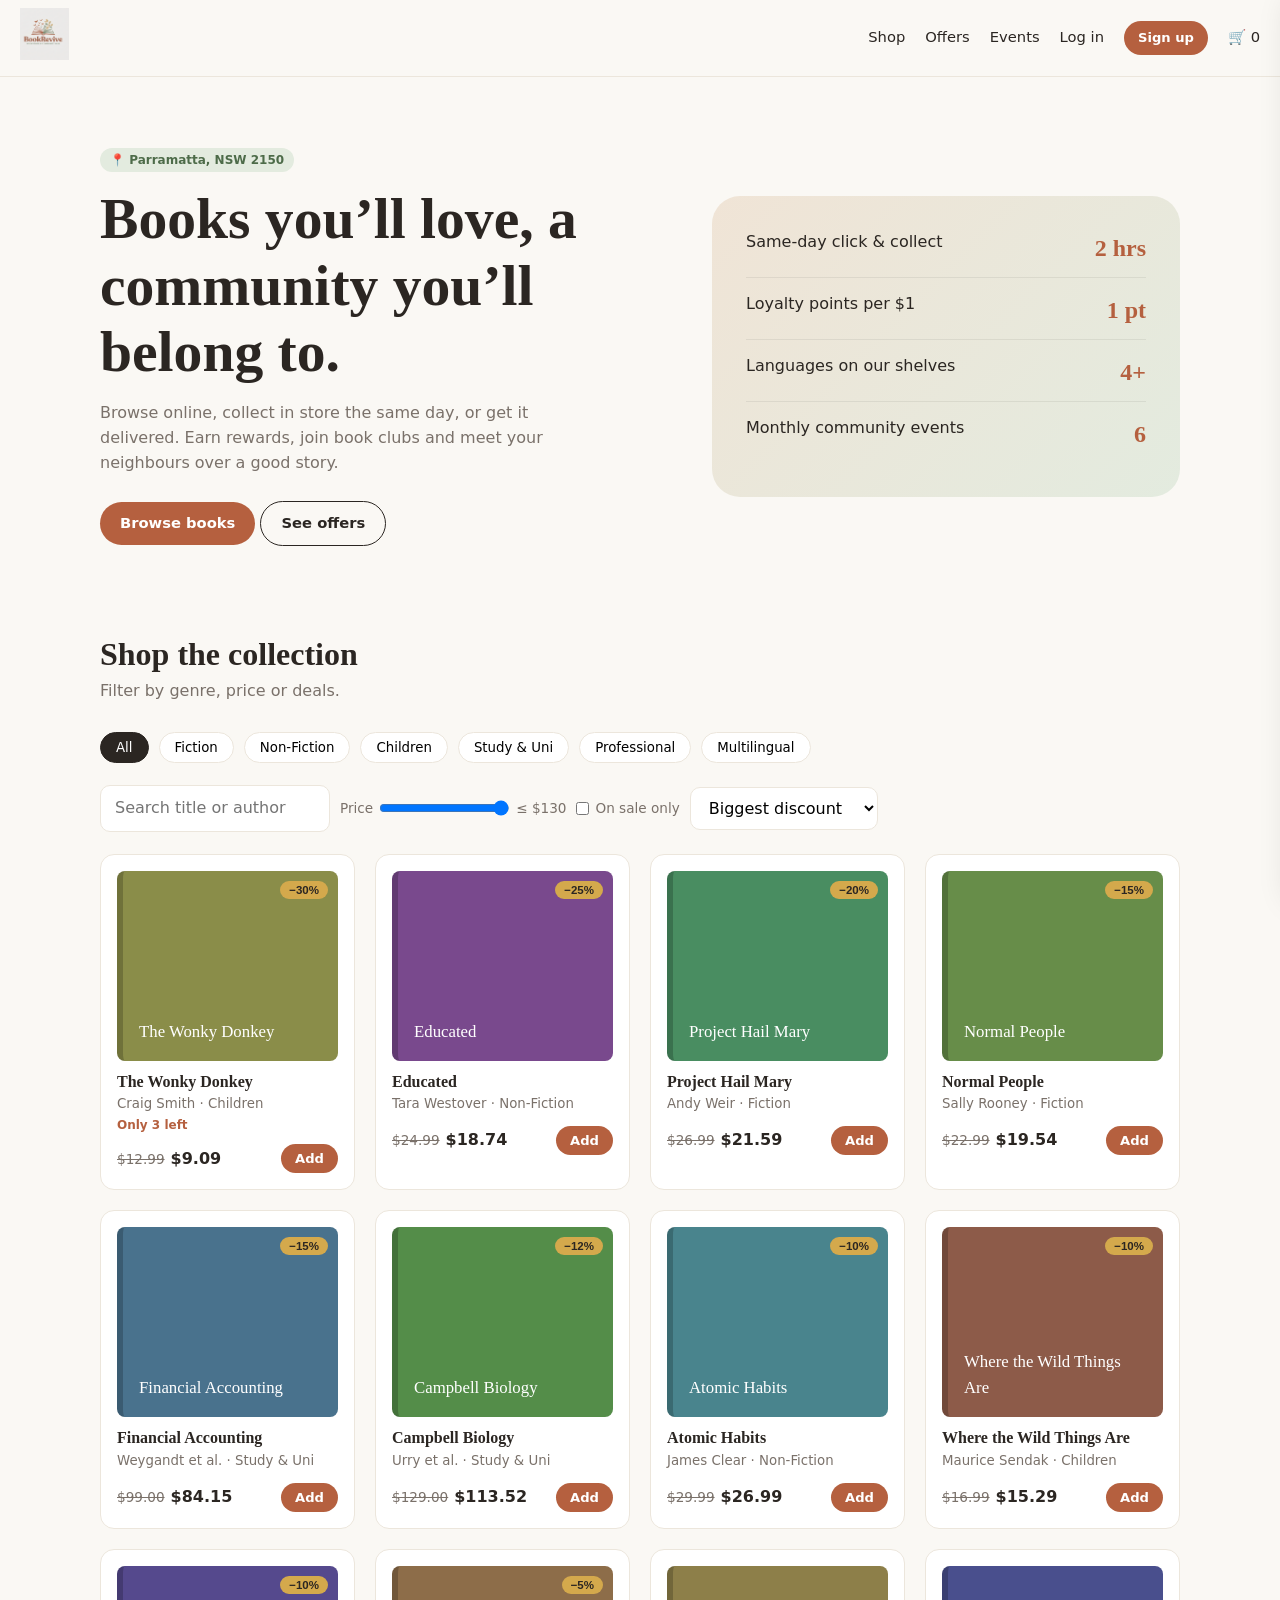
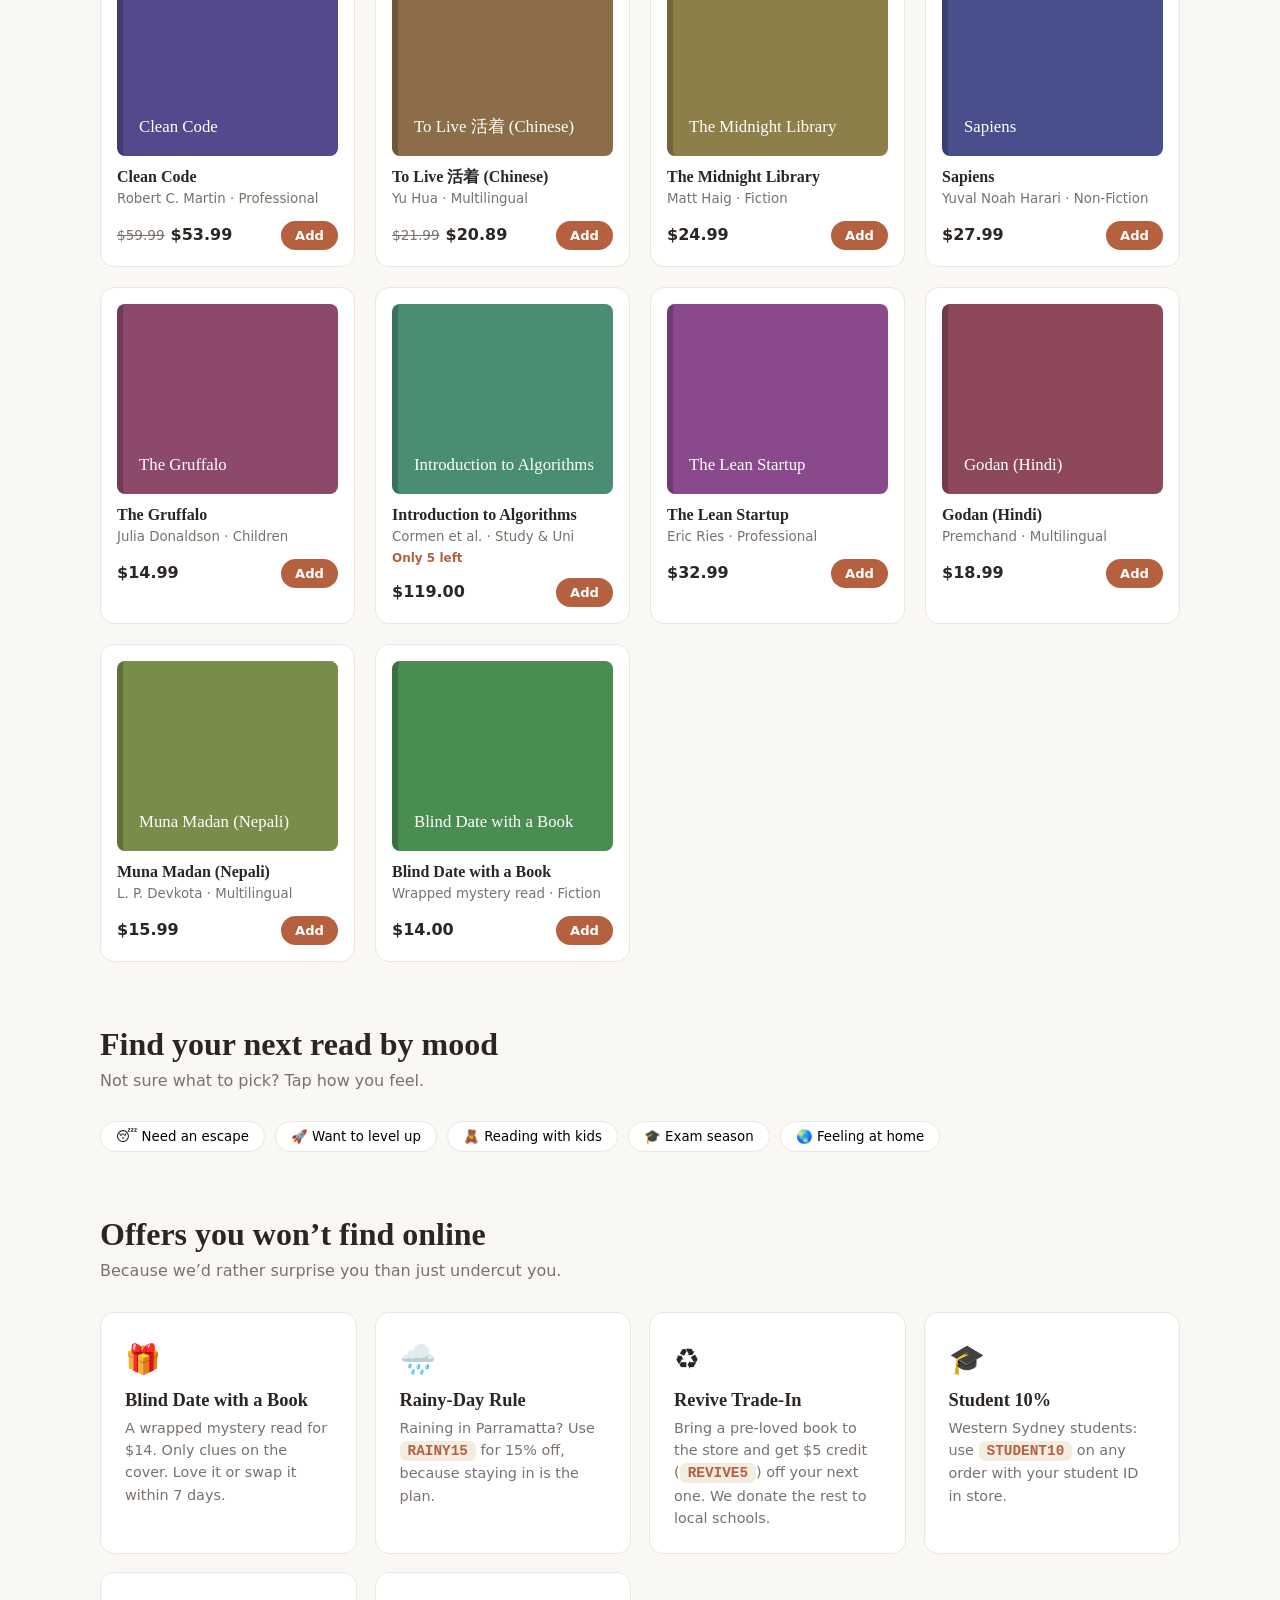
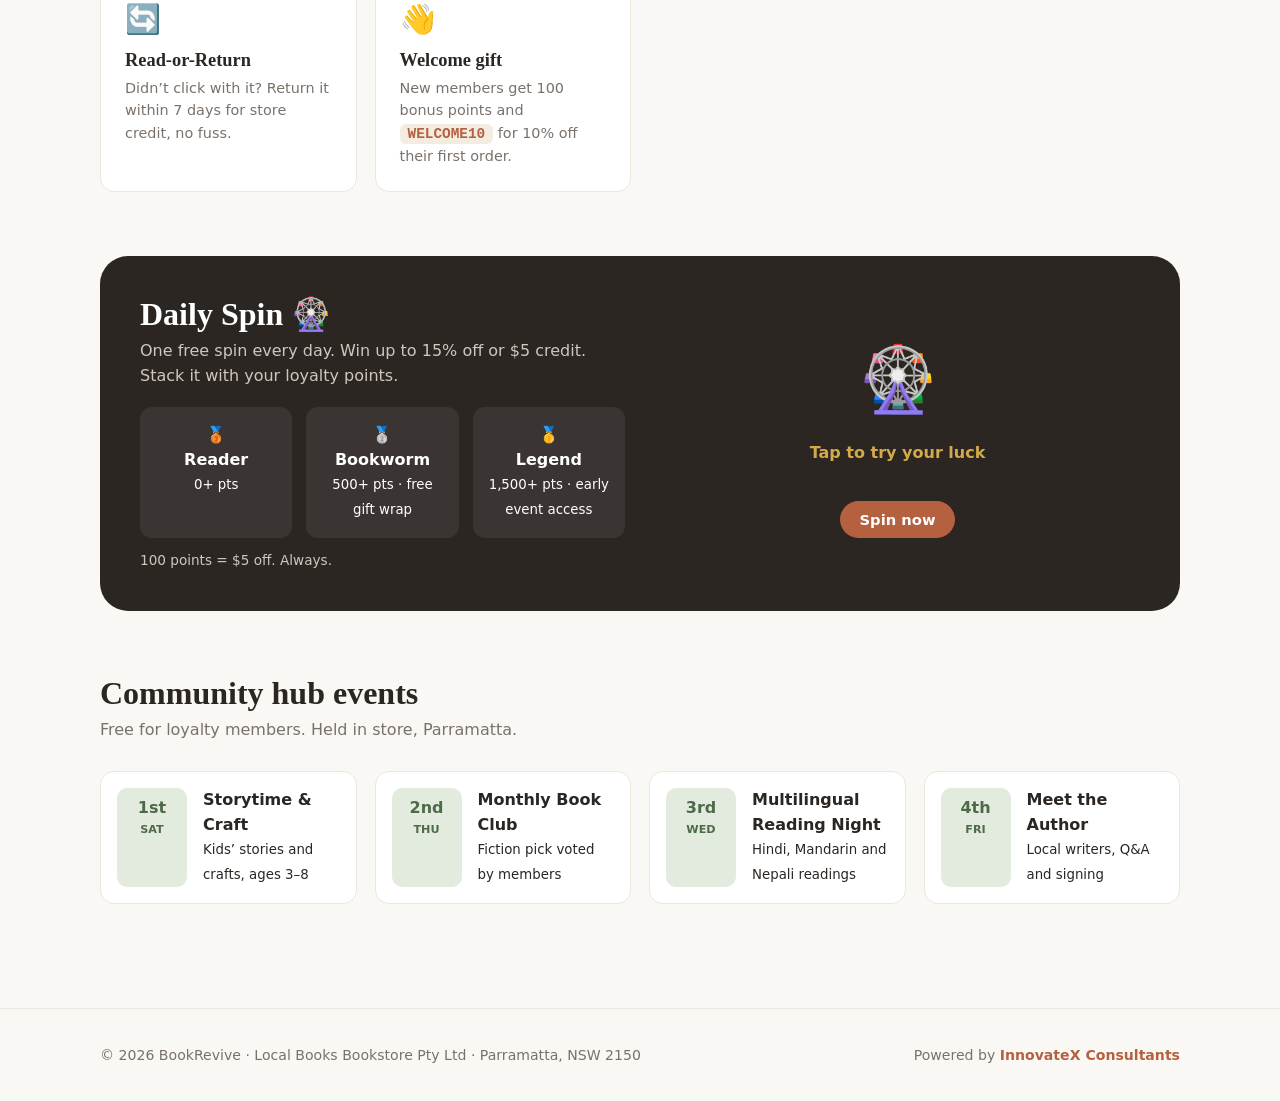
<file: bookrevive 2/index.html>
<!doctype html><html lang="en-AU"><head><meta charset="utf-8"><meta name="viewport" content="width=device-width,initial-scale=1"><title>BookRevive · Bookstore TITLE Community Hub, Parramatta</title><link rel="icon" href="assets/logo.png"><link rel="stylesheet" href="css/style.css"></head><body><main class="wrap">
<section class="hero"><div><span class="tag">📍 Parramatta, NSW 2150</span><h1>Books you’ll love, a community you’ll belong to.</h1><p>Browse online, collect in store the same day, or get it delivered. Earn rewards, join book clubs and meet your neighbours over a good story.</p><a class="btn" href="#shop">Browse books</a> <a class="btn o" href="#offers">See offers</a></div>
<div class="box"><div class="stat"><span>Same-day click &amp; collect</span><b>2 hrs</b></div><div class="stat"><span>Loyalty points per $1</span><b>1 pt</b></div><div class="stat"><span>Languages on our shelves</span><b>4+</b></div><div class="stat" style="border:0"><span>Monthly community events</span><b>6</b></div></div></section>

<section class="sec" id="shop" style="padding-top:20px"><h2>Shop the collection</h2><p class="sub">Filter by genre, price or deals.</p>
<div class="filters" id="chips"></div>
<div class="filters"><input type="search" id="q" placeholder="Search title or author"><label>Price <input type="range" id="pr" min="0"> <span id="pv"></span></label><label><input type="checkbox" id="so"> On sale only</label><select id="sort"><option value="d">Biggest discount</option><option value="lo">Price: low to high</option><option value="hi">Price: high to low</option><option value="az">Title A–Z</option></select></div>
<div class="grid" id="grid"></div></section>

<section class="sec" style="padding-top:0"><h2>Find your next read by mood</h2><p class="sub">Not sure what to pick? Tap how you feel.</p><div class="moods"><button class="chip mood" data-c="Fiction">😴 Need an escape</button><button class="chip mood" data-c="Non-Fiction">🚀 Want to level up</button><button class="chip mood" data-c="Children">🧸 Reading with kids</button><button class="chip mood" data-c="Study & Uni">🎓 Exam season</button><button class="chip mood" data-c="Multilingual">🌏 Feeling at home</button></div></section>

<section class="sec" id="offers" style="padding-top:0"><h2>Offers you won’t find online</h2><p class="sub">Because we’d rather surprise you than just undercut you.</p>
<div class="offers">
<div class="offer"><div class="ic">🎁</div><h3>Blind Date with a Book</h3><p>A wrapped mystery read for $14. Only clues on the cover. Love it or swap it within 7 days.</p></div>
<div class="offer"><div class="ic">🌧️</div><h3>Rainy-Day Rule</h3><p>Raining in Parramatta? Use <code>RAINY15</code> for 15% off, because staying in is the plan.</p></div>
<div class="offer"><div class="ic">♻️</div><h3>Revive Trade-In</h3><p>Bring a pre-loved book to the store and get $5 credit (<code>REVIVE5</code>) off your next one. We donate the rest to local schools.</p></div>
<div class="offer"><div class="ic">🎓</div><h3>Student 10%</h3><p>Western Sydney students: use <code>STUDENT10</code> on any order with your student ID in store.</p></div>
<div class="offer"><div class="ic">🔄</div><h3>Read-or-Return</h3><p>Didn’t click with it? Return it within 7 days for store credit, no fuss.</p></div>
<div class="offer"><div class="ic">👋</div><h3>Welcome gift</h3><p>New members get 100 bonus points and <code>WELCOME10</code> for 10% off their first order.</p></div>
</div></section>

<section class="sec" style="padding-top:0"><div class="dark"><div><h2>Daily Spin 🎡</h2><p>One free spin every day. Win up to 15% off or $5 credit. Stack it with your loyalty points.</p><div class="tiers"><div class="tier">🥉<br><b>Reader</b><br><small>0+ pts</small></div><div class="tier">🥈<br><b>Bookworm</b><br><small>500+ pts · free gift wrap</small></div><div class="tier">🥇<br><b>Legend</b><br><small>1,500+ pts · early event access</small></div></div><p style="margin-top:12px;font-size:.85rem">100 points = $5 off. Always.</p></div>
<div class="wheel"><div id="spin">🎡</div><div id="prize">Tap to try your luck</div><button class="btn" id="spinBtn">Spin now</button></div></div></section>

<section class="sec" id="events" style="padding-top:0"><h2>Community hub events</h2><p class="sub">Free for loyalty members. Held in store, Parramatta.</p>
<div class="offers">
<div class="ev"><div class="d">1st<span>SAT</span></div><div><b>Storytime &amp; Craft</b><br><small>Kids’ stories and crafts, ages 3–8</small></div></div>
<div class="ev"><div class="d">2nd<span>THU</span></div><div><b>Monthly Book Club</b><br><small>Fiction pick voted by members</small></div></div>
<div class="ev"><div class="d">3rd<span>WED</span></div><div><b>Multilingual Reading Night</b><br><small>Hindi, Mandarin and Nepali readings</small></div></div>
<div class="ev"><div class="d">4th<span>FRI</span></div><div><b>Meet the Author</b><br><small>Local writers, Q&amp;A and signing</small></div></div>
</div></section>
</main>
<script src="js/app.js"></script><script>(async()=>{await seedAdmin();layout();shop()})()</script></body></html>
</file>
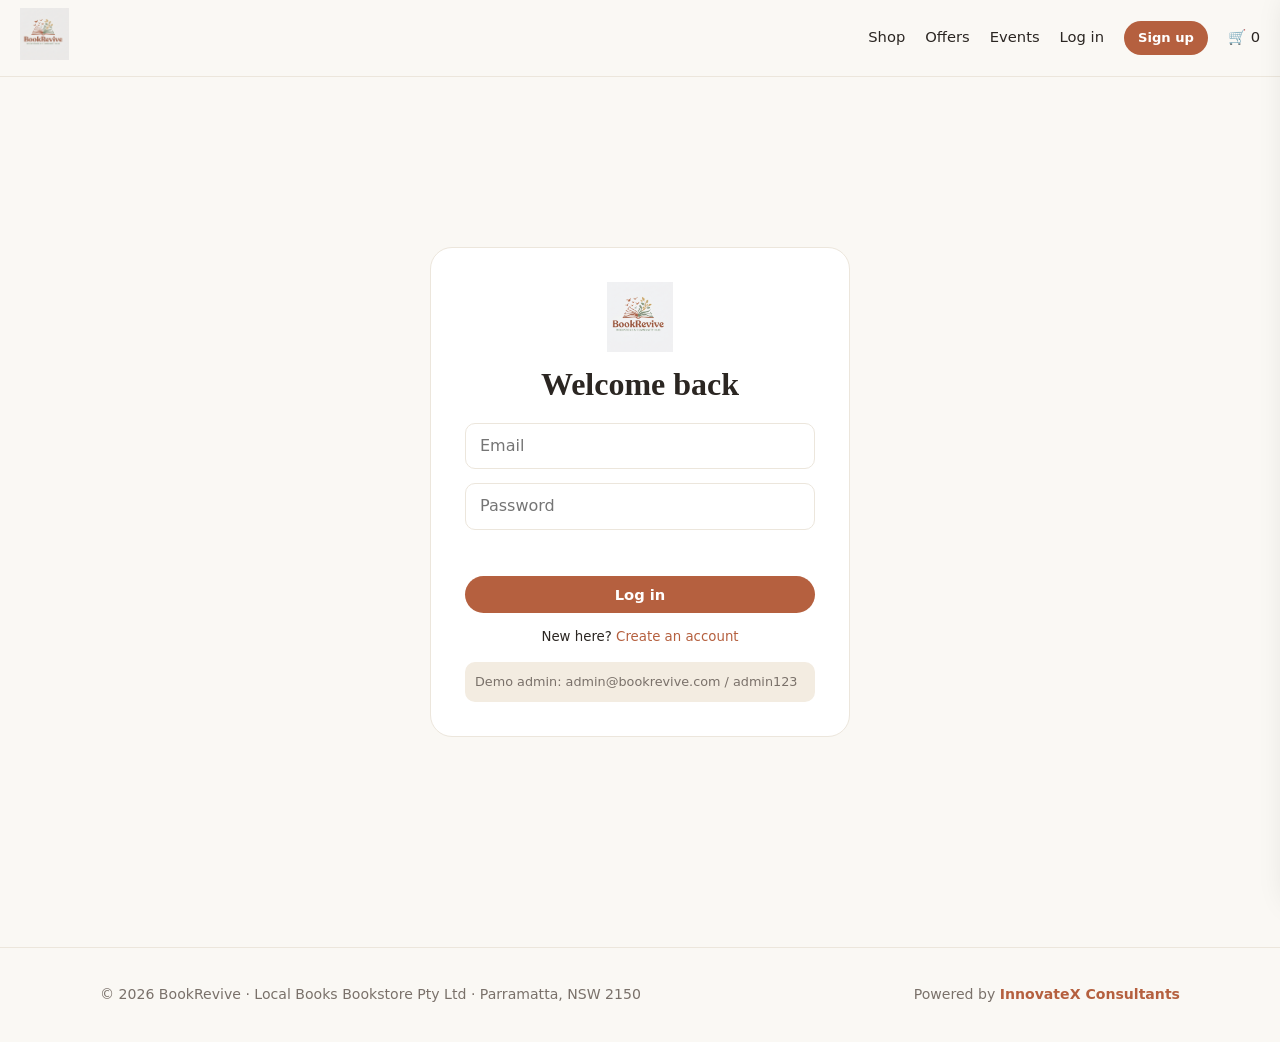
<file: bookrevive 2/admin.html>
<!doctype html><html lang="en-AU"><head><meta charset="utf-8"><meta name="viewport" content="width=device-width,initial-scale=1"><title>Admin · BookRevive</title><link rel="icon" href="assets/logo.png"><link rel="stylesheet" href="css/style.css"></head><body><main class="wrap sec" style="padding-top:30px"><h2>Admin dashboard</h2><p class="sub">Manage inventory, discounts, orders and members.</p><div class="stats" id="st"></div>
<h3>Add a book</h3><form class="af" id="add" style="margin-top:12px"><input name="title" placeholder="Title" required><input name="author" placeholder="Author" required><select name="cat" id="cat"></select><input name="price" type="number" step="0.01" min="0" placeholder="Price $" required><input name="off" type="number" min="0" max="90" placeholder="Discount %"><input name="stock" type="number" min="0" placeholder="Stock" required><button class="btn">Add</button></form>
<h3>Inventory</h3><div class="tw" style="margin-top:12px"><table><thead><tr><th>Title</th><th>Category</th><th>Price</th><th>Discount</th><th>Stock</th><th></th></tr></thead><tbody id="inv"></tbody></table></div>
<h3>Orders</h3><div class="tw" style="margin-top:12px"><table><thead><tr><th>Order</th><th>Customer</th><th>Items</th><th>Total</th><th>Method</th><th>Payment</th><th>Date</th></tr></thead><tbody id="ord"></tbody></table></div>
<h3>Members</h3><div class="tw" style="margin-top:12px"><table><thead><tr><th>Name</th><th>Email</th><th>Points</th><th>Joined</th></tr></thead><tbody id="mem"></tbody></table></div></main>
<script src="js/app.js"></script><script>(async()=>{await seedAdmin();layout();admin()})()</script></body></html>
</file>
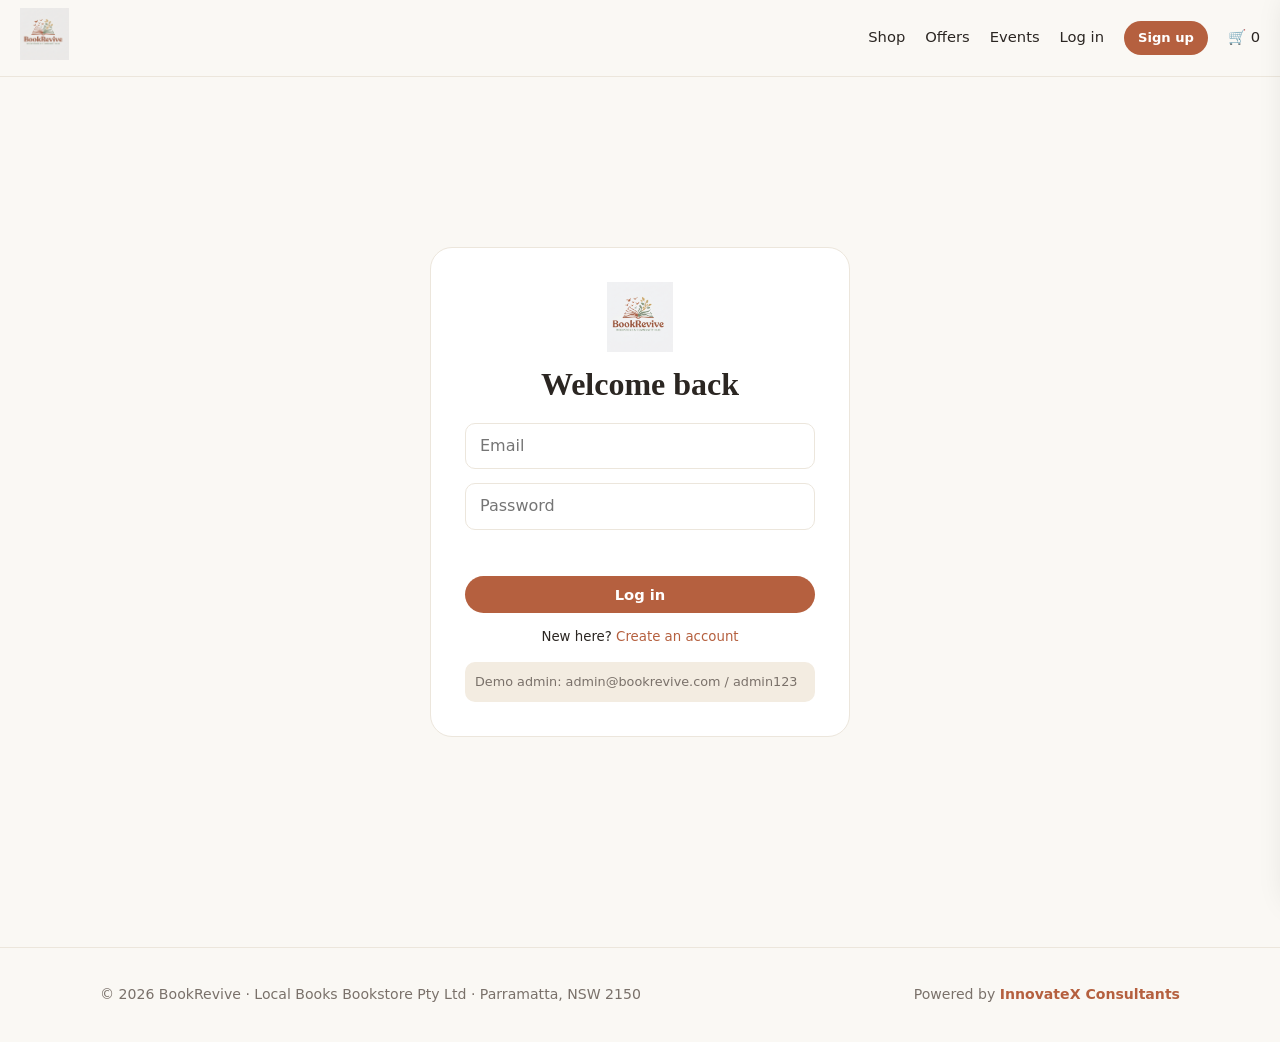
<file: bookrevive 2/login.html>
<!doctype html><html lang="en-AU"><head><meta charset="utf-8"><meta name="viewport" content="width=device-width,initial-scale=1"><title>Log in · BookRevive</title><link rel="icon" href="assets/logo.png"><link rel="stylesheet" href="css/style.css"></head><body><main class="auth"><form><img src="assets/logo.png" alt="BookRevive"><h2 style="text-align:center">Welcome back</h2><input name="email" type="email" placeholder="Email" required><input name="pass" type="password" placeholder="Password" required><div class="err"></div><button class="btn">Log in</button><small style="text-align:center">New here? <a href="signup.html" style="color:var(--terra)">Create an account</a></small><div class="hint">Demo admin: admin@bookrevive.com / admin123</div></form></main>
<script src="js/app.js"></script><script>(async()=>{await seedAdmin();layout();authForm('login')})()</script></body></html>
</file>
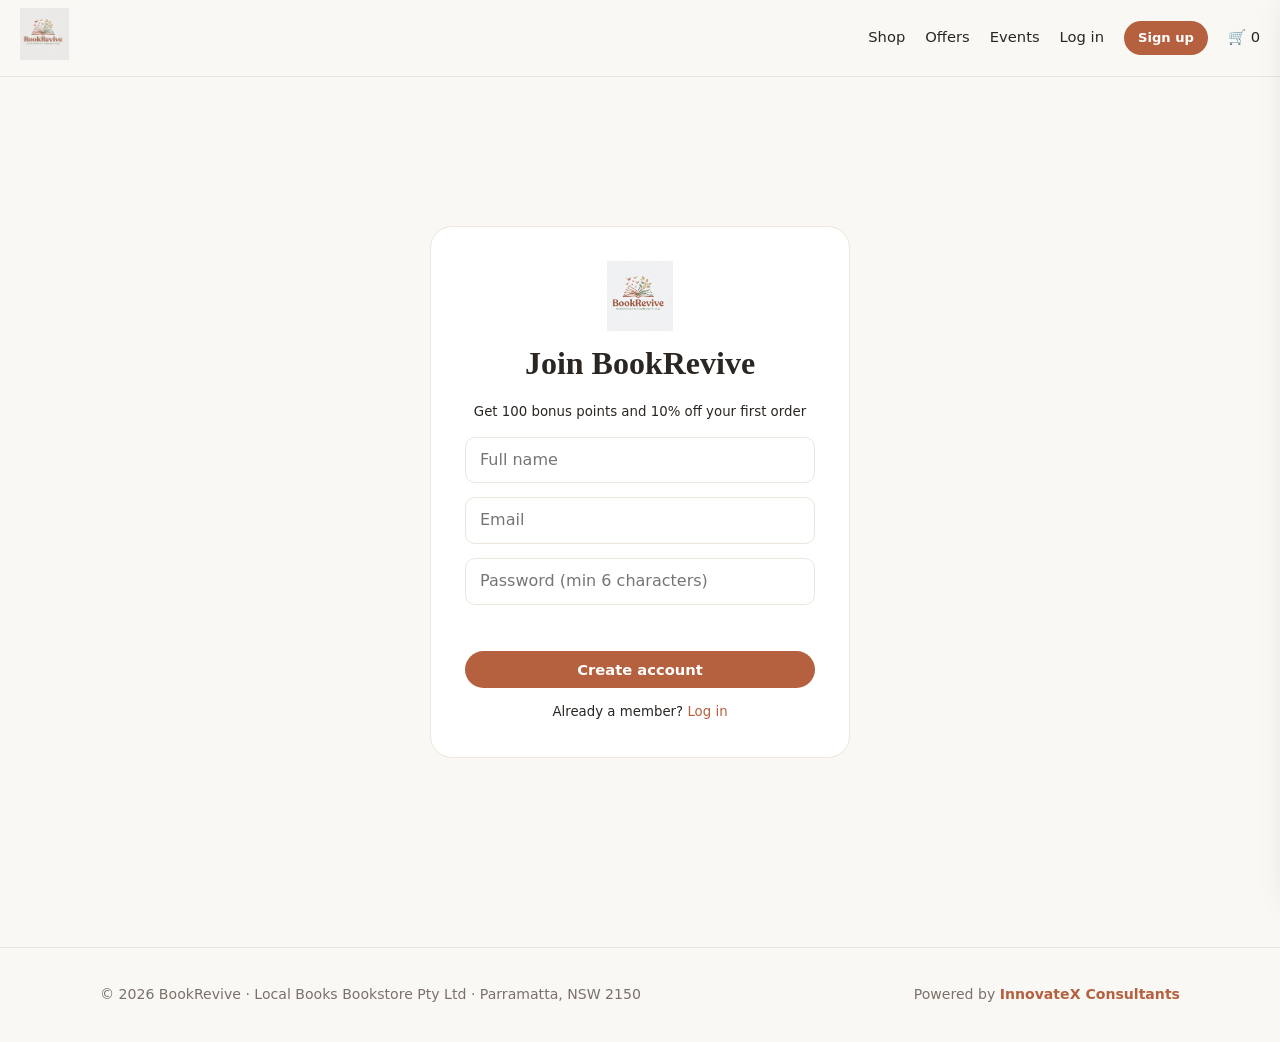
<file: bookrevive 2/signup.html>
<!doctype html><html lang="en-AU"><head><meta charset="utf-8"><meta name="viewport" content="width=device-width,initial-scale=1"><title>Sign up · BookRevive</title><link rel="icon" href="assets/logo.png"><link rel="stylesheet" href="css/style.css"></head><body><main class="auth"><form><img src="assets/logo.png" alt="BookRevive"><h2 style="text-align:center">Join BookRevive</h2><small style="text-align:center">Get 100 bonus points and 10% off your first order</small><input name="name" placeholder="Full name" required><input name="email" type="email" placeholder="Email" required><input name="pass" type="password" placeholder="Password (min 6 characters)" required><div class="err"></div><button class="btn">Create account</button><small style="text-align:center">Already a member? <a href="login.html" style="color:var(--terra)">Log in</a></small></form></main>
<script src="js/app.js"></script><script>(async()=>{await seedAdmin();layout();authForm('signup')})()</script></body></html>
</file>
<file: bookrevive 2/css/style.css>
:root{--bg:#faf8f4;--ink:#2b2622;--mute:#7a716a;--terra:#b5603f;--sage:#7d9a78;--gold:#d4a94c;--card:#fff;--line:#ece6dc;--r:14px}
*{box-sizing:border-box;margin:0}html{scroll-behavior:smooth}
body{font-family:Inter,system-ui,sans-serif;background:var(--bg);color:var(--ink);line-height:1.55}
a{color:inherit;text-decoration:none}img{max-width:100%}
.wrap{max-width:1120px;margin:auto;padding:0 20px}
h1,h2,h3{font-family:Georgia,'Times New Roman',serif;line-height:1.15}
h1{font-size:clamp(2.2rem,5vw,3.6rem)}h2{font-size:2rem;margin-bottom:6px}
.sec{padding:64px 0}.sub{color:var(--mute);margin-bottom:28px}
.nav{position:sticky;top:0;z-index:20;background:rgba(250,248,244,.9);backdrop-filter:blur(10px);border-bottom:1px solid var(--line);display:flex;align-items:center;gap:24px;padding:8px 20px}
.nav .brand img{height:52px;mix-blend-mode:multiply}
.nav nav{display:flex;gap:20px;margin-left:auto;font-size:.92rem;align-items:center}.nav nav a:hover{color:var(--terra)}
.btn{display:inline-block;border:0;cursor:pointer;background:var(--terra);color:#fff;padding:10px 20px;border-radius:99px;font-size:.92rem;font-weight:600;font-family:inherit}
.btn:hover{opacity:.9}.btn.o{background:none;color:var(--ink);border:1px solid var(--ink)}.btn.s{padding:7px 14px;font-size:.82rem}.btn.g{background:var(--sage)}
.hero{display:grid;grid-template-columns:1.1fr .9fr;gap:40px;align-items:center;padding:70px 0}
.hero p{color:var(--mute);margin:16px 0 26px;max-width:460px}
.hero .box{background:linear-gradient(135deg,#f0e4d6,#e3ebdf);border-radius:28px;padding:34px;display:grid;gap:14px}
.stat{display:flex;justify-content:space-between;border-bottom:1px solid #0001;padding-bottom:10px}.stat b{font-family:Georgia,serif;font-size:1.5rem;color:var(--terra)}
.tag{display:inline-block;background:#e3ebdf;color:#4d6b49;font-size:.75rem;padding:3px 10px;border-radius:99px;margin-bottom:14px;font-weight:600}
.grid{display:grid;grid-template-columns:repeat(auto-fill,minmax(210px,1fr));gap:20px}
.card{background:var(--card);border:1px solid var(--line);border-radius:var(--r);padding:16px;transition:.2s}.card:hover{transform:translateY(-3px);box-shadow:0 10px 24px #0001}
.cover{height:190px;border-radius:8px;color:#fff;padding:16px;display:flex;flex-direction:column;justify-content:flex-end;font-family:Georgia,serif;font-size:1.05rem;margin-bottom:12px;position:relative;border-left:6px solid #0003}
.badge{position:absolute;top:10px;right:10px;background:var(--gold);color:#2b2622;font:700 .72rem Inter,sans-serif;padding:3px 9px;border-radius:99px}
.card h3{font-size:1rem}.card small{color:var(--mute)}.low{color:var(--terra);font-size:.75rem;font-weight:600}
.row{display:flex;justify-content:space-between;align-items:center;margin-top:10px}.old{text-decoration:line-through;color:var(--mute);font-size:.85rem;margin-right:6px}
.filters{display:flex;flex-wrap:wrap;gap:10px;align-items:center;margin-bottom:22px}
.chip{border:1px solid var(--line);background:#fff;padding:7px 15px;border-radius:99px;cursor:pointer;font:.85rem inherit;font-family:inherit}.chip.on{background:var(--ink);color:#fff;border-color:var(--ink)}
input,select{font:inherit;padding:10px 14px;border:1px solid var(--line);border-radius:10px;background:#fff;width:100%}
.filters input[type=search],.filters select{width:auto}.filters label{font-size:.85rem;color:var(--mute);display:flex;gap:6px;align-items:center}.filters input[type=range],.filters input[type=checkbox]{width:auto;padding:0}
.offers{display:grid;grid-template-columns:repeat(auto-fit,minmax(240px,1fr));gap:18px}
.offer{background:#fff;border:1px solid var(--line);border-radius:var(--r);padding:24px}.offer .ic{font-size:1.8rem}.offer h3{margin:8px 0 6px;font-size:1.15rem}.offer p{color:var(--mute);font-size:.9rem}
.offer code{background:#f3ece1;padding:2px 8px;border-radius:6px;color:var(--terra);font-weight:700}
.dark{background:var(--ink);color:#fff;border-radius:28px;padding:40px;display:grid;grid-template-columns:1fr 1fr;gap:30px;align-items:center}
.dark p{color:#cfc7bd}.wheel{text-align:center}.wheel #spin{font-size:4rem;display:inline-block;transition:transform 1.4s cubic-bezier(.2,.8,.2,1)}.wheel #prize{margin:12px 0;min-height:48px;color:var(--gold);font-weight:600}
.moods{display:flex;flex-wrap:wrap;gap:10px}
.ev{display:grid;grid-template-columns:70px 1fr;gap:16px;background:#fff;border:1px solid var(--line);border-radius:var(--r);padding:16px}.ev .d{background:#e3ebdf;border-radius:10px;text-align:center;padding:8px 0;font-weight:700;color:#4d6b49}.ev .d span{display:block;font-size:.7rem}
.tiers{display:grid;grid-template-columns:repeat(3,1fr);gap:14px;margin-top:18px}.tier{background:#ffffff12;border-radius:12px;padding:16px;text-align:center}
footer{border-top:1px solid var(--line);padding:36px 0;margin-top:40px;color:var(--mute);font-size:.88rem}footer .wrap{display:flex;flex-wrap:wrap;justify-content:space-between;gap:12px}footer b{color:var(--terra)}
.drawer{position:fixed;top:0;right:-420px;width:min(400px,100%);height:100%;background:#fff;z-index:40;box-shadow:-10px 0 30px #0002;transition:.3s;padding:22px;display:flex;flex-direction:column;gap:12px}.drawer.open{right:0}
.drawer .items{flex:1;overflow:auto}.ci{display:flex;justify-content:space-between;gap:8px;padding:10px 0;border-bottom:1px solid var(--line);font-size:.9rem}.ci button{border:1px solid var(--line);background:#fff;border-radius:6px;cursor:pointer;width:24px}
.toast{position:fixed;bottom:22px;left:50%;transform:translateX(-50%);background:var(--ink);color:#fff;padding:11px 20px;border-radius:99px;z-index:60;font-size:.9rem}
.auth{min-height:calc(100vh - 70px);display:grid;place-items:center;padding:30px 20px}.auth form{background:#fff;border:1px solid var(--line);border-radius:22px;padding:34px;width:min(420px,100%);display:grid;gap:14px}.auth img{height:70px;margin:auto;mix-blend-mode:multiply}.auth .err{color:#b3261e;font-size:.85rem;min-height:18px}.hint{background:#f3ece1;border-radius:10px;padding:10px;font-size:.8rem;color:var(--mute)}
.stats{display:grid;grid-template-columns:repeat(auto-fit,minmax(180px,1fr));gap:14px;margin:20px 0}.stats .card b{font:1.8rem Georgia,serif;display:block;color:var(--terra)}
table{width:100%;border-collapse:collapse;background:#fff;border:1px solid var(--line);font-size:.88rem}th,td{padding:10px 12px;text-align:left;border-bottom:1px solid var(--line)}th{background:#f3ece1;font-size:.78rem;text-transform:uppercase;letter-spacing:.04em}td input{width:70px;padding:5px 8px}
.tw{overflow-x:auto;margin-bottom:34px}.af{display:grid;grid-template-columns:repeat(auto-fit,minmax(130px,1fr));gap:10px;margin-bottom:34px}
@media(max-width:760px){.hero,.dark{grid-template-columns:1fr}.nav nav a.hm{display:none}.tiers{grid-template-columns:1fr}}
.modal{position:fixed;inset:0;background:#0006;z-index:50;display:grid;place-items:center;padding:20px}.mbox{background:#fff;border-radius:20px;padding:28px;width:min(420px,100%);display:grid;gap:12px}.mbox label{font-size:.9rem;display:flex;gap:8px;align-items:center}
</file>
